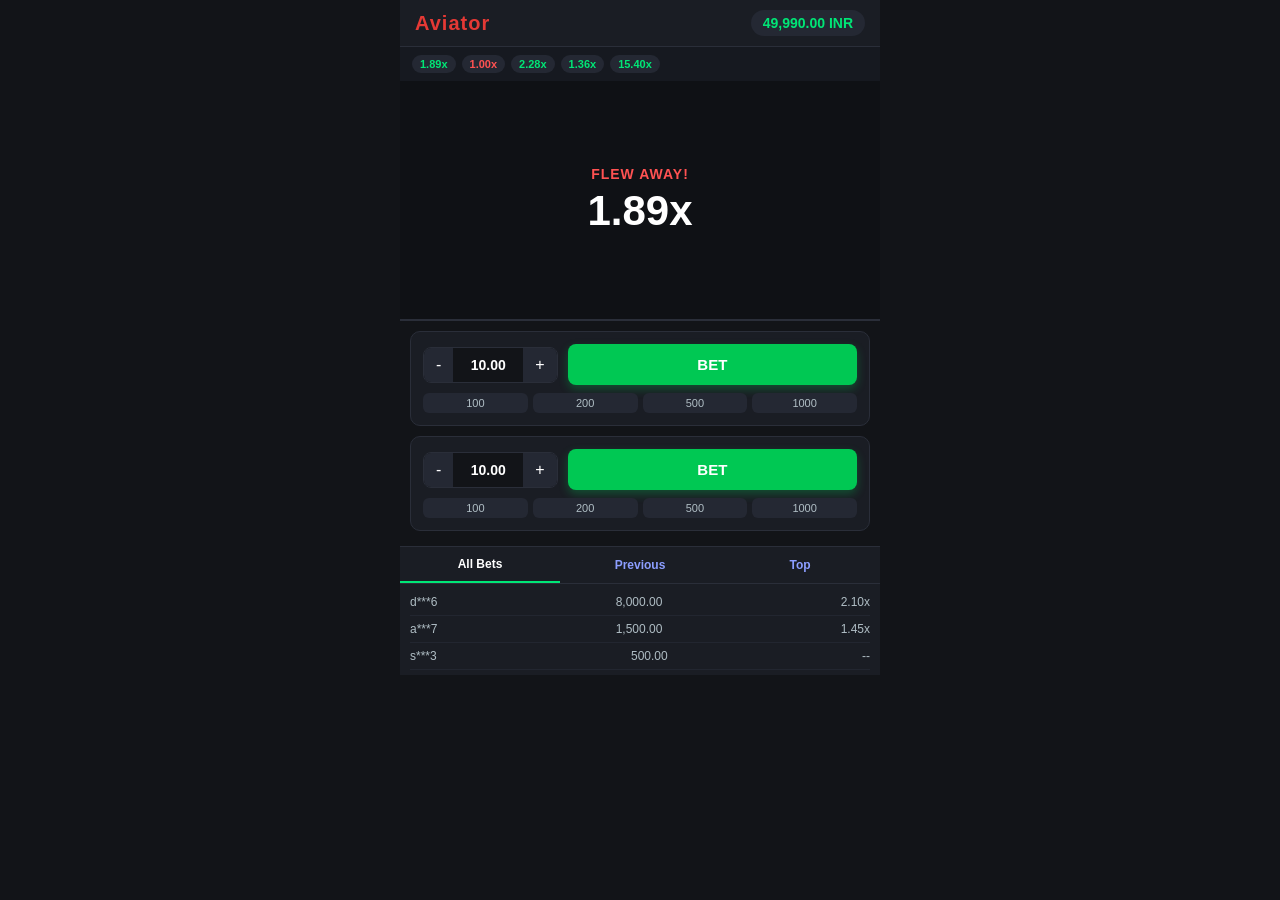
<file: templates/index.html>
<!DOCTYPE html>
<html lang="en">
<head>
    <meta charset="UTF-8">
    <meta name="viewport" content="width=device-width, initial-scale=1.0">
    <title>Aviator - Play 100% Free!</title>
    <style>
        * {
            box-sizing: border-box;
            margin: 0;
            padding: 0;
            font-family: 'Segoe UI', Tahoma, Geneva, Verdana, sans-serif;
        }
        body {
            background-color: #121418;
            color: #fff;
            display: flex;
            flex-direction: column;
            align-items: center;
            min-height: 100vh;
        }
        /* Top Navigation */
        .navbar {
            width: 100%;
            max-width: 480px;
            background: #1a1d24;
            display: flex;
            justify-content: space-between;
            align-items: center;
            padding: 10px 15px;
            border-bottom: 1px solid #2a2e39;
        }
        .logo {
            color: #e53935;
            font-weight: bold;
            font-size: 20px;
            letter-spacing: 1px;
        }
        .balance-box {
            background: #242833;
            padding: 5px 12px;
            border-radius: 20px;
            font-size: 14px;
            color: #00e676;
            font-weight: 600;
        }

        /* Multiplier History Bar */
        .history-bar {
            width: 100%;
            max-width: 480px;
            display: flex;
            gap: 6px;
            padding: 8px 12px;
            background: #161920;
            overflow-x: auto;
            white-space: nowrap;
        }
        .history-pill {
            background: #242833;
            padding: 3px 8px;
            border-radius: 12px;
            font-size: 11px;
            font-weight: bold;
            color: #00e676;
        }
        .history-pill.red { color: #ff5252; }

        /* Main Game Screen */
        .game-container {
            width: 100%;
            max-width: 480px;
            background: #0f1115;
            height: 240px;
            position: relative;
            display: flex;
            flex-direction: column;
            justify-content: center;
            align-items: center;
            overflow: hidden;
            border-bottom: 2px solid #2a2e39;
        }
        .multiplier-display {
            font-size: 42px;
            font-weight: 900;
            color: #fff;
            z-index: 2;
        }
        .status-text {
            font-size: 14px;
            color: #ff5252;
            font-weight: bold;
            margin-bottom: 5px;
            letter-spacing: 1px;
        }

        /* Betting Panels Container */
        .betting-section {
            width: 100%;
            max-width: 480px;
            padding: 10px;
            display: flex;
            flex-direction: column;
            gap: 10px;
            background: #121418;
        }

        /* Single Bet Panel */
        .bet-panel {
            background: #1a1d24;
            border: 1px solid #2a2e39;
            border-radius: 10px;
            padding: 12px;
            display: flex;
            flex-direction: column;
            gap: 8px;
        }
        .bet-controls-row {
            display: flex;
            justify-content: space-between;
            align-items: center;
        }
        .amount-control {
            display: flex;
            background: #121418;
            border-radius: 8px;
            border: 1px solid #2a2e39;
            align-items: center;
            overflow: hidden;
        }
        .amount-btn {
            background: #242833;
            color: #fff;
            border: none;
            padding: 8px 12px;
            font-size: 16px;
            cursor: pointer;
        }
        .amount-input {
            width: 70px;
            background: transparent;
            border: none;
            color: #fff;
            text-align: center;
            font-size: 14px;
            font-weight: bold;
            outline: none;
        }
        .action-btn {
            flex: 1;
            margin-left: 10px;
            background: #00c853;
            color: #fff;
            border: none;
            padding: 12px;
            border-radius: 8px;
            font-weight: bold;
            font-size: 15px;
            cursor: pointer;
            text-align: center;
            box-shadow: 0 4px 10px rgba(0, 200, 83, 0.3);
        }
        .action-btn.cancel {
            background: #ff5252;
            box-shadow: 0 4px 10px rgba(255, 82, 82, 0.3);
        }
        .quick-presets {
            display: flex;
            gap: 5px;
        }
        .preset-pill {
            background: #242833;
            border: none;
            color: #b0bec5;
            padding: 4px 8px;
            border-radius: 6px;
            font-size: 11px;
            cursor: pointer;
            flex: 1;
            text-align: center;
        }

        /* Live Bets / Stats Tabs */
        .stats-section {
            width: 100%;
            max-width: 480px;
            background: #1a1d24;
            border-top: 1px solid #2a2e39;
            margin-top: 5px;
        }
        .tabs {
            display: flex;
            border-bottom: 1px solid #2a2e39;
        }
        .tab {
            flex: 1;
            padding: 10px;
            text-align: center;
            font-size: 12px;
            color: #8c9eff;
            background: none;
            border: none;
            cursor: pointer;
            font-weight: bold;
        }
        .tab.active {
            border-bottom: 2px solid #00e676;
            color: #fff;
        }
        .bets-list {
            max-height: 150px;
            overflow-y: auto;
            padding: 5px 10px;
        }
        .bet-row {
            display: flex;
            justify-content: space-between;
            font-size: 12px;
            padding: 6px 0;
            border-bottom: 1px solid #222630;
            color: #b0bec5;
        }
    </style>
</head>
<body>

    <!-- Top Navbar -->
    <div class="navbar">
        <div class="logo">Aviator</div>
        <div class="balance-box" id="userBalance">49,990.00 INR</div>
    </div>

    <!-- History Multipliers Bar -->
    <div class="history-bar">
        <span class="history-pill">1.89x</span>
        <span class="history-pill red">1.00x</span>
        <span class="history-pill">2.28x</span>
        <span class="history-pill">1.36x</span>
        <span class="history-pill">15.40x</span>
    </div>

    <!-- Game Screen / Multiplier Area -->
    <div class="game-container">
        <div class="status-text" id="gameStatus">FLEW AWAY!</div>
        <div class="multiplier-display" id="multiplier">1.89x</div>
    </div>

    <!-- Double Betting Panels Section -->
    <div class="betting-section">
        
        <!-- Panel 1 -->
        <div class="bet-panel">
            <div class="bet-controls-row">
                <div class="amount-control">
                    <button class="amount-btn" onclick="adjustBet(1, -10)">-</button>
                    <input type="text" id="betInput1" class="amount-input" value="10.00">
                    <button class="amount-btn" onclick="adjustBet(1, 10)">+</button>
                </div>
                <button class="action-btn" id="betBtn1" onclick="toggleBet(1)">BET</button>
            </div>
            <div class="quick-presets">
                <button class="preset-pill" onclick="setPreset(1, 100)">100</button>
                <button class="preset-pill" onclick="setPreset(1, 200)">200</button>
                <button class="preset-pill" onclick="setPreset(1, 500)">500</button>
                <button class="preset-pill" onclick="setPreset(1, 1000)">1000</button>
            </div>
        </div>

        <!-- Panel 2 -->
        <div class="bet-panel">
            <div class="bet-controls-row">
                <div class="amount-control">
                    <button class="amount-btn" onclick="adjustBet(2, -10)">-</button>
                    <input type="text" id="betInput2" class="amount-input" value="10.00">
                    <button class="amount-btn" onclick="adjustBet(2, 10)">+</button>
                </div>
                <button class="action-btn" id="betBtn2" onclick="toggleBet(2)">BET</button>
            </div>
            <div class="quick-presets">
                <button class="preset-pill" onclick="setPreset(2, 100)">100</button>
                <button class="preset-pill" onclick="setPreset(2, 200)">200</button>
                <button class="preset-pill" onclick="setPreset(2, 500)">500</button>
                <button class="preset-pill" onclick="setPreset(2, 1000)">1000</button>
            </div>
        </div>

    </div>

    <!-- Live Stats & Bets -->
    <div class="stats-section">
        <div class="tabs">
            <button class="tab active">All Bets</button>
            <button class="tab">Previous</button>
            <button class="tab">Top</button>
        </div>
        <div class="bets-list" id="liveBetsList">
            <div class="bet-row"><span>d***6</span><span>8,000.00</span><span>2.10x</span></div>
            <div class="bet-row"><span>a***7</span><span>1,500.00</span><span>1.45x</span></div>
            <div class="bet-row"><span>s***3</span><span>500.00</span><span>--</span></div>
        </div>
    </div>

    <script>
        function adjustBet(panelNum, amount) {
            const input = document.getElementById(`betInput${panelNum}`);
            let val = parseFloat(input.value) + amount;
            if (val < 10) val = 10;
            input.value = val.toFixed(2);
        }

        function setPreset(panelNum, amount) {
            document.getElementById(`betInput${panelNum}`).value = amount.toFixed(2);
        }

        function toggleBet(panelNum) {
            const btn = document.getElementById(`betBtn${panelNum}`);
            if (btn.innerText === "BET") {
                btn.innerText = "CANCEL";
                btn.classList.add("cancel");
            } else {
                btn.innerText = "BET";
                btn.classList.remove("cancel");
            }
        }
    </script>
</body>
</html>
</file>
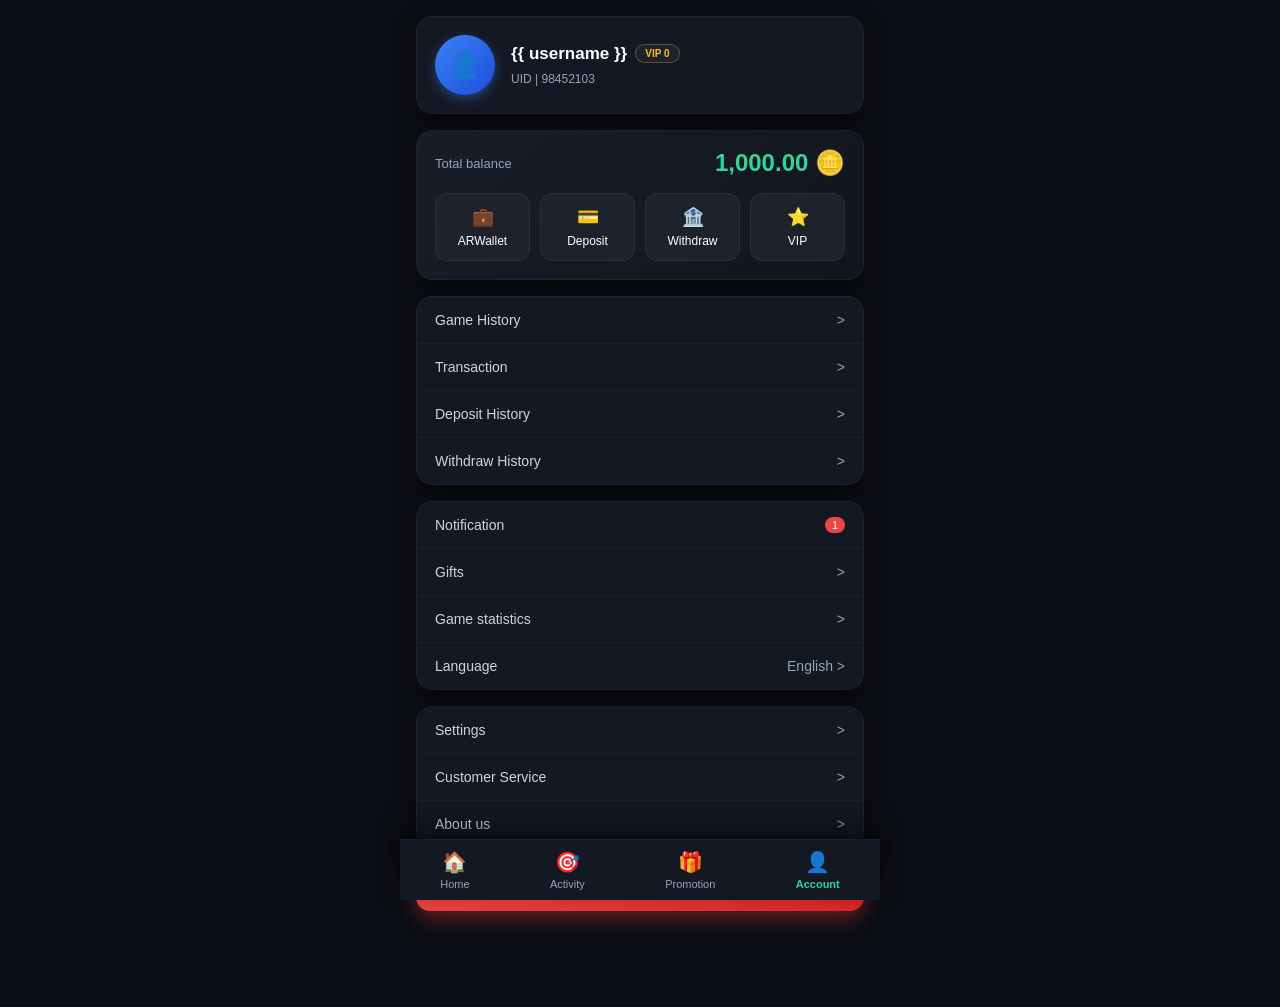
<file: templates/account.html>
<!DOCTYPE html>
<html lang="en">
<head>
    <meta charset="UTF-8">
    <meta name="viewport" content="width=device-width, initial-scale=1.0">
    <title>Account - fm4bat</title>
    <style>
        * { box-sizing: border-box; margin: 0; padding: 0; }
        body { 
            background: #0b0e14; 
            color: #ffffff; 
            font-family: 'Segoe UI', Tahoma, Geneva, Verdana, sans-serif; 
            min-height: 100vh;
            display: flex;
            flex-direction: column;
            align-items: center;
        }
        .main-content { 
            width: 100%;
            max-width: 480px;
            padding: 16px; 
            margin-bottom: 80px;
        }
        .account-header-card {
            background: #141822;
            border: 1px solid #1e222d;
            border-radius: 16px;
            padding: 18px;
            display: flex;
            align-items: center;
            gap: 16px;
            margin-bottom: 16px;
            box-shadow: 0 10px 25px rgba(0,0,0,0.5);
        }
        .account-avatar {
            width: 60px; height: 60px; background: linear-gradient(135deg, #3b82f6, #1d4ed8); border-radius: 50%;
            display: flex; align-items: center; justify-content: center; font-size: 26px; font-weight: bold; color: #fff;
            box-shadow: 0 4px 12px rgba(59,130,246,0.4);
        }
        .account-meta h3 { font-size: 17px; color: #fff; margin-bottom: 5px; display: flex; align-items: center; gap: 8px; }
        .vip-badge { background: #1e222d; color: #fbbf24; font-size: 10px; padding: 3px 9px; border-radius: 12px; font-weight: bold; border: 1px solid rgba(251,191,36,0.3); }
        .uid-text { font-size: 12px; color: #94a3b8; }

        .wallet-card {
            background: linear-gradient(135deg, #181d28, #11151d);
            border: 1px solid #1e222d;
            border-radius: 16px;
            padding: 18px;
            margin-bottom: 16px;
            box-shadow: 0 10px 25px rgba(0,0,0,0.5);
        }
        .wallet-top { display: flex; justify-content: space-between; align-items: center; margin-bottom: 16px; }
        .wallet-top span { font-size: 13px; color: #94a3b8; }
        .wallet-top h2 { font-size: 24px; color: #34d399; font-weight: bold; }
        .wallet-actions { display: grid; grid-template-columns: repeat(4, 1fr); gap: 10px; text-align: center; }
        .wallet-action-btn { background: #1e222d; border: 1px solid #2a2f40; border-radius: 12px; padding: 12px 6px; color: #fff; font-size: 12px; display: flex; flex-direction: column; align-items: center; gap: 6px; cursor: pointer; transition: background 0.2s; }
        .wallet-action-btn:hover { background: #2a2f40; }
        .wallet-action-btn span { font-size: 18px; }

        .menu-group {
            background: #141822; border: 1px solid #1e222d; border-radius: 16px; overflow: hidden; margin-bottom: 16px;
            box-shadow: 0 10px 25px rgba(0,0,0,0.5);
        }
        .menu-item {
            padding: 15px 18px; display: flex; justify-content: space-between; align-items: center;
            border-bottom: 1px solid #1a1f2c; color: #cbd5e1; font-size: 14px; text-decoration: none; cursor: pointer;
            transition: background 0.2s;
        }
        .menu-item:hover { background: rgba(255,255,255,0.02); }
        .menu-item:last-child { border-bottom: none; }
        .menu-item span { color: #94a3b8; }
        
        .btn-logout { background: linear-gradient(135deg, #ef4444, #dc2626); color: white; border: none; padding: 15px; border-radius: 14px; font-weight: bold; text-decoration: none; font-size: 15px; display: block; text-align: center; width: 100%; box-shadow: 0 6px 20px rgba(239,68,68,0.4); text-transform: uppercase; letter-spacing: 0.5px; }

        /* Bottom Navigation Bar */
        .bottom-nav {
            position: fixed; bottom: 0; width: 100%; max-width: 480px;
            background: #141822; border-top: 1px solid #1e222d; display: flex; justify-content: space-around; padding: 10px 0; z-index: 100;
            box-shadow: 0 -10px 25px rgba(0,0,0,0.5);
        }
        .nav-item {
            display: flex; flex-direction: column; align-items: center; color: #94a3b8;
            text-decoration: none; font-size: 11px; gap: 4px; cursor: pointer; background: none; border: none;
        }
        .nav-item.active { color: #34d399; font-weight: bold; }
        .nav-icon { font-size: 20px; }
    </style>
</head>
<body>

    <main class="main-content">
        <!-- Profile Top Box with Real Username -->
        <div class="account-header-card">
            <div class="account-avatar">👤</div>
            <div class="account-meta">
                <h3>{{ username }} <span class="vip-badge">VIP 0</span></h3>
                <span class="uid-text">UID | 98452103</span>
            </div>
        </div>

        <!-- Wallet Card -->
        <div class="wallet-card">
            <div class="wallet-top">
                <span>Total balance</span>
                <h2>1,000.00 🪙</h2>
            </div>
            <div class="wallet-actions">
                <div class="wallet-action-btn" onclick="alert('ARWallet is Coming Soon!')"><span>💼</span> ARWallet</div>
                <div class="wallet-action-btn" onclick="alert('Deposit is Coming Soon!')"><span>💳</span> Deposit</div>
                <div class="wallet-action-btn" onclick="alert('Withdraw is Coming Soon!')"><span>🏦</span> Withdraw</div>
                <div class="wallet-action-btn" onclick="alert('VIP features are Coming Soon!')"><span>⭐</span> VIP</div>
            </div>
        </div>

        <!-- Menu Lists -->
        <div class="menu-group">
            <div class="menu-item" onclick="alert('Game History is Coming Soon!')">Game History <span>&gt;</span></div>
            <div class="menu-item" onclick="alert('Transaction History is Coming Soon!')">Transaction <span>&gt;</span></div>
            <div class="menu-item" onclick="alert('Deposit History is Coming Soon!')">Deposit History <span>&gt;</span></div>
            <div class="menu-item" onclick="alert('Withdraw History is Coming Soon!')">Withdraw History <span>&gt;</span></div>
        </div>

        <div class="menu-group">
            <div class="menu-item" onclick="alert('Notifications coming soon!')">Notification <span style="background: #ef4444; color: #fff; padding: 2px 7px; border-radius: 10px; font-size: 11px;">1</span></div>
            <div class="menu-item" onclick="alert('Gifts feature is Coming Soon!')">Gifts <span>&gt;</span></div>
            <div class="menu-item" onclick="alert('Game statistics coming soon!')">Game statistics <span>&gt;</span></div>
            <div class="menu-item" onclick="alert('Language settings coming soon!')">Language <span>English &gt;</span></div>
        </div>

        <div class="menu-group">
            <div class="menu-item" onclick="alert('Settings coming soon!')">Settings <span>&gt;</span></div>
            <div class="menu-item" onclick="alert('Customer Service coming soon!')">Customer Service <span>&gt;</span></div>
            <div class="menu-item" onclick="alert('About us coming soon!')">About us <span>&gt;</span></div>
        </div>

        <a href="/logout" class="btn-logout">Log out</a>
    </main>

    <!-- Bottom Navigation Bar -->
    <nav class="bottom-nav">
        <a href="/dashboard" class="nav-item">
            <span class="nav-icon">🏠</span>
            <span>Home</span>
        </a>
        <button class="nav-item" onclick="alert('Activity is Coming Soon!')">
            <span class="nav-icon">🎯</span>
            <span>Activity</span>
        </button>
        <button class="nav-item" onclick="alert('Promotion is Coming Soon!')">
            <span class="nav-icon">🎁</span>
            <span>Promotion</span>
        </button>
        <a href="/account" class="nav-item active">
            <span class="nav-icon">👤</span>
            <span>Account</span>
        </a>
    </nav>

</body>
</html>
</file>
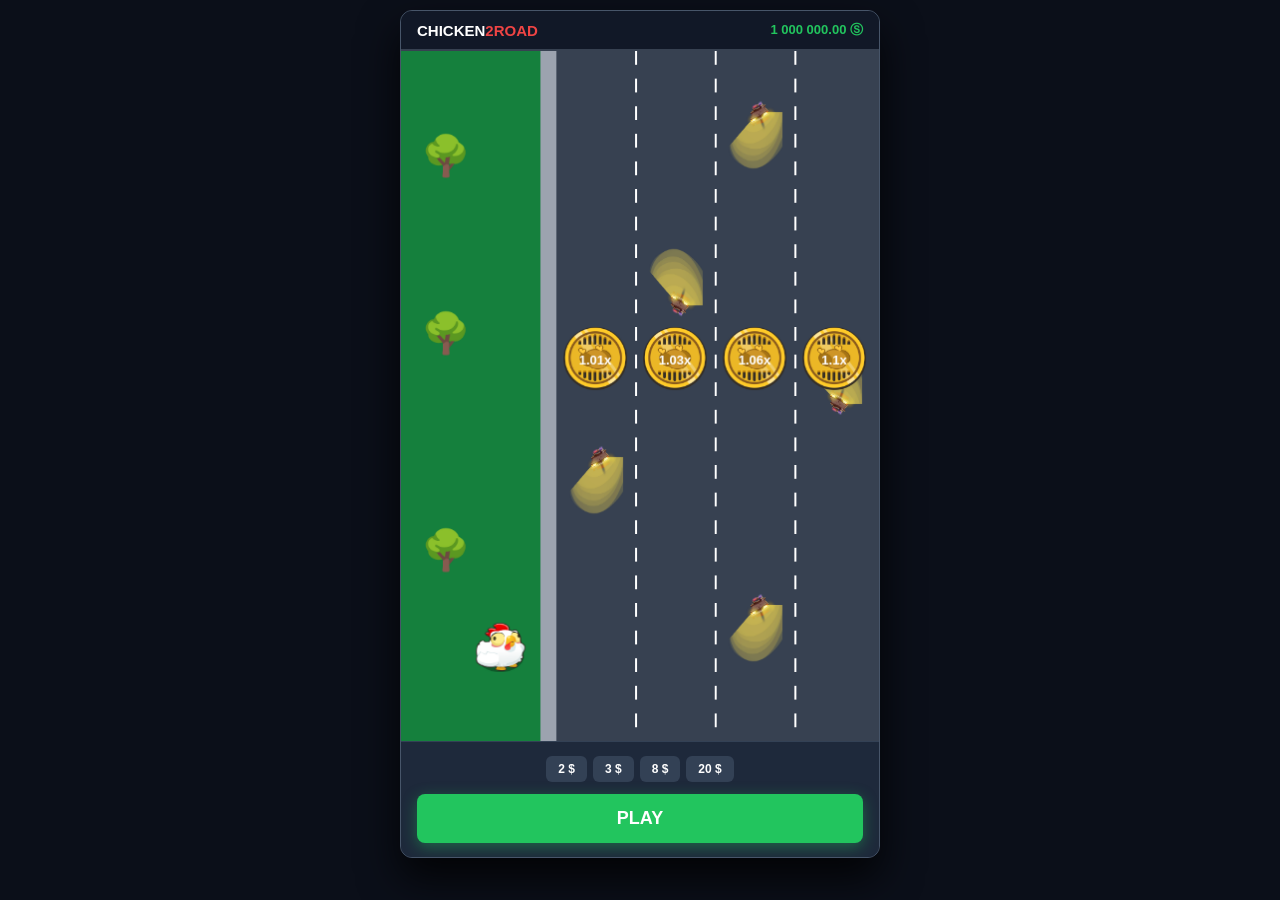
<file: templates/chicken.html>
<!DOCTYPE html>
<html lang="en">
<head>
    <meta charset="UTF-8">
    <meta name="viewport" content="width=device-width, initial-scale=1.0">
    <title>Chicken Road 2 - Fm4bat</title>
    <style>
        * { box-sizing: border-box; }
        body {
            background-color: #0b0f19;
            color: #ffffff;
            font-family: 'Segoe UI', Tahoma, Geneva, Verdana, sans-serif;
            margin: 0;
            padding: 10px;
            display: flex;
            flex-direction: column;
            align-items: center;
            justify-content: flex-start;
            min-height: 100vh;
        }
        .game-wrapper {
            width: 100%;
            max-width: 480px;
            background: #1e293b;
            border-radius: 12px;
            box-shadow: 0 20px 40px rgba(0,0,0,0.8);
            overflow: hidden;
            border: 1px solid #475569;
        }
        .top-bar {
            display: flex;
            justify-content: space-between;
            align-items: center;
            background: #111827;
            padding: 10px 16px;
            border-bottom: 2px solid #374151;
            font-size: 13px;
        }
        .logo-main { color: #ffffff; font-weight: 900; font-size: 15px; }
        .logo-sub { color: #ef4444; font-weight: 900; font-size: 15px; }
        .balance-pill { color: #22c55e; font-weight: bold; font-size: 13px; }
        .canvas-area {
            position: relative;
            width: 100%;
            background: #374151;
            aspect-ratio: 9 / 13;
        }
        canvas {
            display: block;
            width: 100%;
            height: 100%;
        }
        .control-panel {
            background: #1e293b;
            padding: 14px 16px;
            display: flex;
            flex-direction: column;
            gap: 12px;
            border-top: 1px solid #334155;
        }
        .bet-presets { display: flex; gap: 8px; align-items: center; justify-content: center; }
        .quick-bet-chips { display: flex; gap: 6px; }
        .chip-btn { background: #334155; color: white; border: none; padding: 6px 12px; border-radius: 6px; font-weight: bold; cursor: pointer; font-size: 12px; }
        .action-bar { display: flex; width: 100%; }
        .play-main-btn {
            width: 100%;
            background: #22c55e;
            color: #ffffff;
            border: none;
            padding: 14px;
            font-size: 18px;
            font-weight: 900;
            border-radius: 8px;
            cursor: pointer;
            text-align: center;
            box-shadow: 0 4px 15px rgba(34, 197, 94, 0.4);
        }
        .playing-btns-group { display: flex; width: 100%; gap: 10px; }
        .cashout-action-btn { flex: 2; background: #eab308; color: #000; border: none; padding: 14px; font-size: 15px; font-weight: 900; border-radius: 8px; cursor: pointer; text-align: center; }
        .go-action-btn { flex: 1; background: #22c55e; color: #fff; border: none; padding: 14px; font-size: 18px; font-weight: 900; border-radius: 8px; cursor: pointer; text-align: center; }
    </style>
</head>
<body>

    <div class="game-wrapper">
        <div class="top-bar">
            <div class="logo-area">
                <span class="logo-main">CHICKEN</span><span class="logo-sub">2ROAD</span>
            </div>
            <div class="balance-pill" id="balanceDisplay">1 000 000.00 Ⓢ</div>
        </div>

        <div class="canvas-area">
            <canvas id="gameCanvas" width="480" height="700"></canvas>
        </div>

        <div class="control-panel">
            <div class="bet-presets">
                <div class="quick-bet-chips">
                    <button class="chip-btn" onclick="setBetVal(2)">2 $</button>
                    <button class="chip-btn" onclick="setBetVal(3)">3 $</button>
                    <button class="chip-btn" onclick="setBetVal(8)">8 $</button>
                    <button class="chip-btn" onclick="setBetVal(20)">20 $</button>
                </div>
            </div>

            <div class="action-bar">
                <button id="playBtn" class="play-main-btn" onclick="startPlay()">PLAY</button>
                <div id="playingActionBtns" class="playing-btns-group" style="display: none;">
                    <button id="cashoutBtn" class="cashout-action-btn" onclick="cashOutGame()">COLLECT TOKENS (<span id="cashoutAmt">0.0</span>)</button>
                    <button id="goBtn" class="go-action-btn" onclick="goNextLane()">GO</button>
                </div>
            </div>
        </div>
    </div>

    <script>
        const canvas = document.getElementById('gameCanvas');
        const ctx = canvas.getContext('2d');

        let balance = 1000000.00;
        let gameState = 'IDLE'; 
        let currentLaneIdx = 0; // 0 to 4 lanes
        let betAmount = 3.00;
        let lastTime = 0;

        // Exact Assets from your folder
        const imgBg = new Image(); imgBg.src = '/static/images/BG Chicken Road 2.png';
        const imgChicken = new Image(); imgChicken.src = '/static/images/chicken.png';
        const imgRip = new Image(); imgRip.src = '/static/images/cheken_rip.png';
        const imgBarrier = new Image(); imgBarrier.src = '/static/images/barrier (1).png';
        const imgHatch = new Image(); imgHatch.src = '/static/images/hatch.png';
        const imgCar = new Image(); imgCar.src = '/static/images/car.png';

        const multipliers = [1.01, 1.03, 1.06, 1.10, 1.15, 1.19, 1.24, 1.30, 1.35, 1.42];

        // 5 Road Lanes (X positions exactly matching reference video layout)
        const lanes = [
            { x: 195, dir: 1, speed: 180, cars: [{y: -100}, {y: 400}] },
            { x: 275, dir: -1, speed: 210, cars: [{y: 200}, {y: 700}] },
            { x: 355, dir: 1, speed: 190, cars: [{y: 50}, {y: 550}] },
            { x: 435, dir: -1, speed: 230, cars: [{y: 300}, {y: 800}] }
        ];

        let chicken = { x: 75, y: 580 };

        function setBetVal(val) {
            if (gameState === 'PLAYING') return;
            betAmount = val;
        }

        function startPlay() {
            if (balance < betAmount) {
                alert("Balance exhausted!");
                return;
            }
            balance -= betAmount;
            document.getElementById('balanceDisplay').innerText = `${balance.toFixed(2)} Ⓢ`;
            gameState = 'PLAYING';
            currentLaneIdx = 0;
            chicken.x = 75;
            chicken.y = 580;

            // Reset car positions
            lanes.forEach(l => {
                l.cars[0].y = -150 - Math.random() * 100;
                l.cars[1].y = 500 + Math.random() * 100;
            });

            document.getElementById('playBtn').style.display = 'none';
            document.getElementById('playingActionBtns').style.display = 'flex';
            updateCashoutDisplay();
        }

        function goNextLane() {
            if (gameState === 'PLAYING' && currentLaneIdx < lanes.length) {
                // Check if car is currently hitting the chicken's target lane
                let targetLane = lanes[currentLaneIdx];
                let hit = false;
                targetLane.cars.forEach(car => {
                    if (Math.abs(chicken.y - car.y) < 45) hit = true;
                });

                if (hit || Math.random() < 0.05) {
                    gameState = 'GAMEOVER';
                    endGame("CRASHED! PLAY AGAIN", "#ef4444");
                    return;
                }

                currentLaneIdx++;
                chicken.x = targetLane.x - 40; // Move chicken to next lane safe spot

                if (currentLaneIdx >= lanes.length) {
                    gameState = 'WON';
                    let mult = multipliers[lanes.length - 1];
                    let winAmt = betAmount * mult;
                    balance += winAmt;
                    document.getElementById('balanceDisplay').innerText = `${balance.toFixed(2)} Ⓢ`;
                    endGame(`WON ₹${winAmt.toFixed(2)}! PLAY AGAIN`, "#22c55e");
                } else {
                    updateCashoutDisplay();
                }
            }
        }

        function cashOutGame() {
            if (gameState === 'PLAYING' && currentLaneIdx > 0) {
                let mult = multipliers[currentLaneIdx - 1];
                let winAmt = betAmount * mult;
                balance += winAmt;
                document.getElementById('balanceDisplay').innerText = `${balance.toFixed(2)} Ⓢ`;
                gameState = 'WON';
                endGame(`COLLECTED ₹${winAmt.toFixed(2)}! PLAY AGAIN`, "#22c55e");
            }
        }

        function updateCashoutDisplay() {
            let mult = multipliers[Math.min(currentLaneIdx, multipliers.length - 1)];
            let amt = betAmount * mult;
            document.getElementById('cashoutAmt').innerText = amt.toFixed(2);
        }

        function endGame(text, bgColor) {
            document.getElementById('playingActionBtns').style.display = 'none';
            let playBtn = document.getElementById('playBtn');
            playBtn.style.display = 'block';
            playBtn.innerText = text;
            playBtn.style.background = bgColor;
        }

        function update(deltaTime) {
            if (gameState !== 'PLAYING') return;

            lanes.forEach((lane, index) => {
                lane.cars.forEach(car => {
                    car.y += lane.speed * lane.dir * deltaTime;

                    if (car.y > canvas.height + 100) car.y = -150;
                    if (car.y < -150) car.y = canvas.height + 100;

                    // Real-time collision detection
                    if (gameState === 'PLAYING' && currentLaneIdx === index) {
                        let chickenBox = { x: chicken.x, y: chicken.y, w: 45, h: 45 };
                        let carBox = { x: lane.x - 28, y: car.y, w: 56, h: 70 };

                        if (
                            chickenBox.x < carBox.x + carBox.w &&
                            chickenBox.x + chickenBox.w > carBox.x &&
                            chickenBox.y < carBox.y + carBox.h &&
                            chickenBox.y + chickenBox.h > carBox.y
                        ) {
                            gameState = 'GAMEOVER';
                            endGame("CRASHED! PLAY AGAIN", "#ef4444");
                        }
                    }
                });
            });
        }

        function draw() {
            ctx.clearRect(0, 0, canvas.width, canvas.height);

            // 1. Static Left Sidewalk & Grass Area (Exact reference layout)
            ctx.fillStyle = '#15803d';
            ctx.fillRect(0, 0, 140, canvas.height);
            ctx.fillStyle = '#9ca3af';
            ctx.fillRect(140, 0, 16, canvas.height);

            ctx.font = '40px Arial';
            ctx.fillText('🌳', 45, 120);
            ctx.fillText('🌳', 45, 300);
            ctx.fillText('🌳', 45, 520);

            // 2. Road Area Background
            ctx.fillStyle = '#374151';
            ctx.fillRect(156, 0, canvas.width - 156, canvas.height);

            // Lane Divider Dashes
            ctx.strokeStyle = '#ffffff';
            ctx.lineWidth = 2;
            ctx.setLineDash([14, 14]);
            for (let i = 0; i < 3; i++) {
                let dashX = 236 + (i * 80);
                ctx.beginPath();
                ctx.moveTo(dashX, 0);
                ctx.lineTo(dashX, canvas.height);
                ctx.stroke();
            }
            ctx.setLineDash([]);

            // 3. Draw Barriers behind chicken on crossed lanes
            for (let i = 0; i < currentLaneIdx; i++) {
                let lane = lanes[i];
                if (imgBarrier.complete) {
                    ctx.drawImage(imgBarrier, lane.x - 30, chicken.y - 10, 60, 32);
                }
            }

            // 4. Draw Cars (Strictly inside road lanes)
            lanes.forEach((lane, index) => {
                lane.cars.forEach(car => {
                    if (imgCar.complete) {
                        ctx.save();
                        ctx.translate(lane.x, car.y + 35);
                        if (lane.dir === -1) ctx.scale(1, -1);
                        ctx.drawImage(imgCar, -28, -35, 56, 70);
                        ctx.restore();
                    }
                });
            });

            // 5. Draw Multiplier Hatches (Manholes) for each lane
            lanes.forEach((lane, index) => {
                if (imgHatch.complete) {
                    ctx.drawImage(imgHatch, lane.x - 32, 280, 64, 64);
                }
                ctx.fillStyle = '#ffffff';
                ctx.font = 'bold 13px Arial';
                ctx.textAlign = 'center';
                ctx.fillText(`${multipliers[index]}x`, lane.x, 318);
            });

            // 6. Draw Chicken (or RIP chicken on crash)
            if (gameState === 'GAMEOVER') {
                if (imgRip.complete) {
                    ctx.drawImage(imgRip, chicken.x, chicken.y, 50, 50);
                }
            } else {
                if (imgChicken.complete) {
                    ctx.drawImage(imgChicken, chicken.x, chicken.y, 50, 50);
                }
            }
        }

        function gameLoop(timestamp) {
            if (!lastTime) lastTime = timestamp;
            let deltaTime = (timestamp - lastTime) / 1000;
            if (deltaTime > 0.1) deltaTime = 0.1;
            lastTime = timestamp;

            update(deltaTime);
            draw();
            requestAnimationFrame(gameLoop);
        }

        requestAnimationFrame(gameLoop);
    </script>
</body>
</html>
</file>
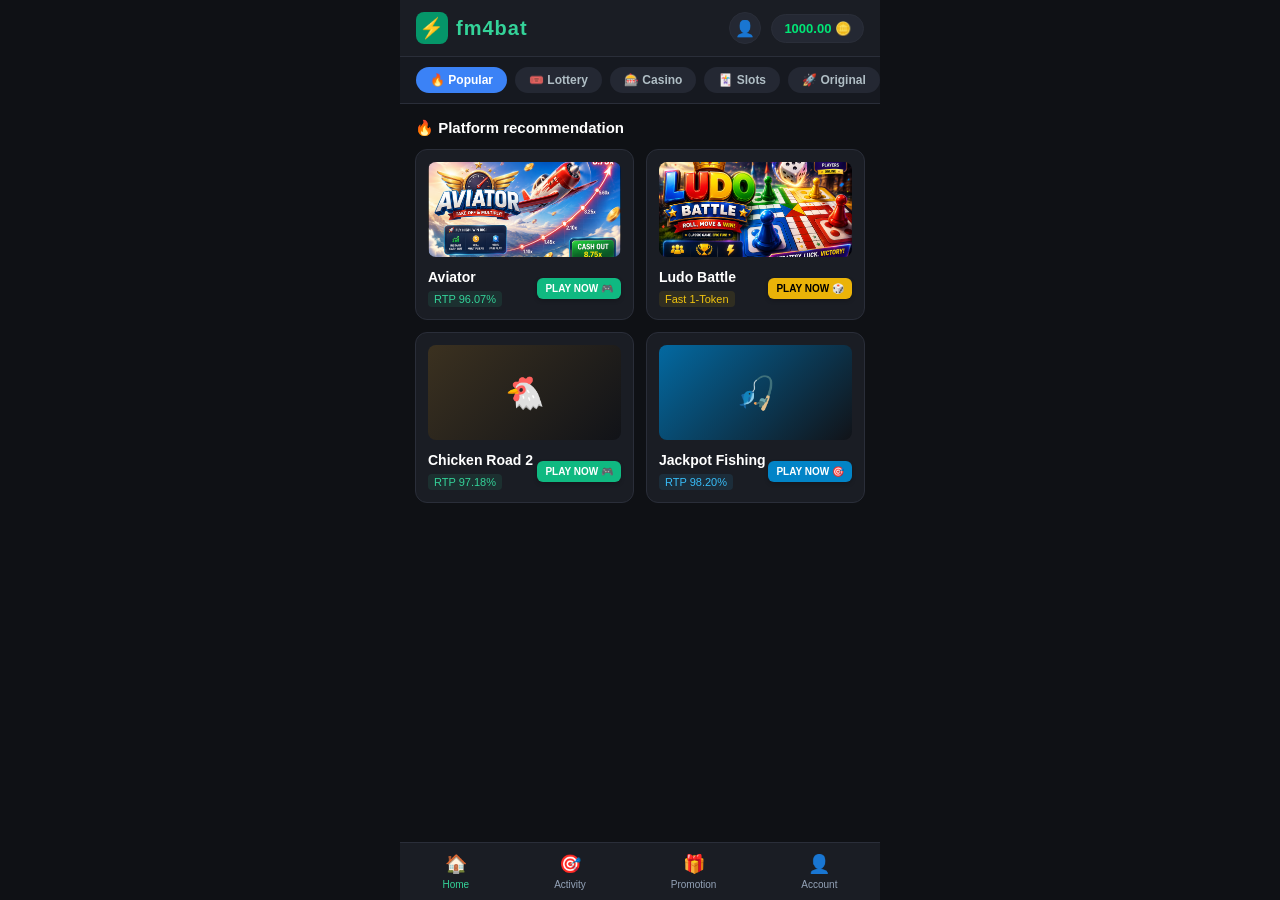
<file: templates/dashboard.html>
<!DOCTYPE html>
<html lang="en">
<head>
    <meta charset="UTF-8">
    <meta name="viewport" content="width=device-width, initial-scale=1.0">
    <title>Dashboard - fm4bat</title>
    <style>
        * { box-sizing: border-box; margin: 0; padding: 0; }
        body { 
            background: #0f1115; 
            color: #ffffff; 
            font-family: 'Segoe UI', Tahoma, Geneva, Verdana, sans-serif; 
            min-height: 100vh;
            display: flex;
            flex-direction: column;
            align-items: center;
        }
        
        .dashboard-header { 
            width: 100%; max-width: 480px; display: flex; justify-content: space-between; align-items: center; 
            padding: 12px 16px; background: #1a1d24; border-bottom: 1px solid #2a2e39; position: sticky; top: 0; z-index: 100;
        }
        .brand { font-size: 20px; font-weight: 800; color: #34d399; display: flex; align-items: center; gap: 8px; letter-spacing: 1px; }
        .brand-logo-icon { background: #059669; color: #fff; width: 32px; height: 32px; display: flex; align-items: center; justify-content: center; border-radius: 8px; font-weight: 900; }

        .user-actions { display: flex; align-items: center; gap: 10px; }
        .profile-icon-btn { background: #242833; border: 1px solid #2a2e39; width: 32px; height: 32px; border-radius: 50%; display: flex; align-items: center; justify-content: center; color: #34d399; text-decoration: none; }
        .balance-badge { background: #242833; padding: 6px 12px; border-radius: 15px; font-size: 13px; font-weight: bold; color: #00e676; border: 1px solid #2a2e39; }

        .category-bar {
            width: 100%; max-width: 480px; display: flex; gap: 8px; padding: 10px 16px; background: #161920; overflow-x: auto; white-space: nowrap; border-bottom: 1px solid #2a2e39;
        }
        .cat-tab { background: #242833; color: #b0bec5; padding: 6px 14px; border-radius: 20px; font-size: 12px; font-weight: bold; border: none; cursor: pointer; }
        .cat-tab.active { background: #3b82f6; color: #fff; }

        .main-content { width: 100%; max-width: 480px; padding: 15px; margin-bottom: 70px; }
        .section-title { font-size: 15px; font-weight: bold; color: #fff; margin-bottom: 12px; display: flex; align-items: center; gap: 6px; }

        .games-grid { display: grid; grid-template-columns: repeat(2, 1fr); gap: 12px; }
        .game-card { 
            background: #1a1d24; border: 1px solid #2a2e39; border-radius: 12px; padding: 12px; text-decoration: none; color: inherit; display: flex; flex-direction: column; position: relative; overflow: hidden; cursor: pointer;
        }
        .game-banner {
            width: 100%; height: 95px; background: #111318; border-radius: 8px; overflow: hidden; margin-bottom: 8px; position: relative;
        }
        .game-banner img {
            width: 100%; height: 100%; object-fit: cover;
        }
        .game-card h3 { font-size: 14px; color: #fff; font-weight: bold; margin-bottom: 4px; }
        .rtp-tag { font-size: 11px; color: #34d399; background: rgba(52, 211, 153, 0.1); padding: 2px 6px; border-radius: 4px; width: fit-content; }
        
        .game-info-row {
            display: flex;
            justify-content: space-between;
            align-items: center;
            margin-top: 4px;
        }
        .play-btn {
            background: #10b981;
            color: #ffffff;
            font-size: 10px;
            font-weight: bold;
            padding: 5px 8px;
            border-radius: 6px;
            text-transform: uppercase;
            box-shadow: 0 2px 4px rgba(0,0,0,0.2);
        }

        .badge-coming { 
            position: absolute; top: 8px; right: 8px; background: rgba(245, 158, 11, 0.2); color: #fbbf24; font-size: 9px; font-weight: bold; padding: 2px 6px; border-radius: 4px; border: 1px solid rgba(245, 158, 11, 0.3); z-index: 2;
        }

        .bottom-nav {
            position: fixed; bottom: 0; width: 100%; max-width: 480px; background: #1a1d24; border-top: 1px solid #2a2e39; display: flex; justify-content: space-around; padding: 10px 0; z-index: 100;
        }
        .nav-item {
            display: flex; flex-direction: column; align-items: center; color: #94a3b8; text-decoration: none; font-size: 10px; gap: 4px; cursor: pointer; background: none; border: none;
        }
        .nav-item.active { color: #34d399; }
        .nav-icon { font-size: 18px; }
    </style>
</head>
<body>

    <header class="dashboard-header">
        <div class="brand">
            <div class="brand-logo-icon">⚡</div>
            <span>fm4bat</span>
        </div>
        <div class="user-actions">
            <a href="/account" class="profile-icon-btn">👤</a>
            <div class="balance-badge">1000.00 🪙</div>
        </div>
    </header>

    <div class="category-bar">
        <button class="cat-tab active" onclick="alert('Category coming soon!')">🔥 Popular</button>
        <button class="cat-tab" onclick="alert('Category coming soon!')">🎟️ Lottery</button>
        <button class="cat-tab" onclick="alert('Category coming soon!')">🎰 Casino</button>
        <button class="cat-tab" onclick="alert('Category coming soon!')">🃏 Slots</button>
        <button class="cat-tab" onclick="alert('Category coming soon!')">🚀 Original</button>
    </div>

    <main class="main-content">
        <div class="section-title">🔥 Platform recommendation</div>
        
        <div class="games-grid">
            <!-- 1. Aviator -->
            <a href="/games/crash" class="game-card">
                <div class="game-banner">
                    <img src="/static/aviator.jpg" alt="Aviator">
                </div>
                <div class="game-info-row">
                    <div>
                        <h3>Aviator</h3>
                        <span class="rtp-tag">RTP 96.07%</span>
                    </div>
                    <span class="play-btn">Play Now 🎮</span>
                </div>
            </a>

            <!-- 2. Ludo Battle -->
            <a href="/games/ludo" class="game-card">
                <div class="game-banner">
                    <img src="/static/ludo.jpg" alt="Ludo Battle">
                </div>
                <div class="game-info-row">
                    <div>
                        <h3>Ludo Battle</h3>
                        <span class="rtp-tag" style="color: #f1c40f; background: rgba(241, 196, 15, 0.1);">Fast 1-Token</span>
                    </div>
                    <span class="play-btn" style="background: #eab308; color: #000;">Play Now 🎲</span>
                </div>
            </a>

            <!-- 3. Chicken Road 2 -->
            <a href="/chicken" class="game-card">
                <div class="game-banner" style="background: linear-gradient(135deg, #3b3120, #111318); display: flex; align-items: center; justify-content: center; font-size: 32px;">🐔</div>
                <div class="game-info-row">
                    <div>
                        <h3>Chicken Road 2</h3>
                        <span class="rtp-tag">RTP 97.18%</span>
                    </div>
                    <span class="play-btn">Play Now 🎮</span>
                </div>
            </a>

            <!-- 4. Jackpot Fishing (NEW ACTIVE LINK) -->
            <a href="/fishing" class="game-card">
                <div class="game-banner" style="background: linear-gradient(135deg, #0369a1, #111318); display: flex; align-items: center; justify-content: center; font-size: 32px;">🎣</div>
                <div class="game-info-row">
                    <div>
                        <h3>Jackpot Fishing</h3>
                        <span class="rtp-tag" style="color: #38bdf8; background: rgba(56, 189, 248, 0.1);">RTP 98.20%</span>
                    </div>
                    <span class="play-btn" style="background: #0284c7;">Play Now 🎯</span>
                </div>
            </a>
        </div>
    </main>

    <nav class="bottom-nav">
        <a href="/dashboard" class="nav-item active">
            <span class="nav-icon">🏠</span>
            <span>Home</span>
        </a>
        <button class="nav-item" onclick="alert('Activity feature is Coming Soon!')">
            <span class="nav-icon">🎯</span>
            <span>Activity</span>
        </button>
        <button class="nav-item" onclick="alert('Promotion feature is Coming Soon!')">
            <span class="nav-icon">🎁</span>
            <span>Promotion</span>
        </button>
        <a href="/account" class="nav-item">
            <span class="nav-icon">👤</span>
            <span>Account</span>
        </a>
    </nav>

</body>
</html>
</file>
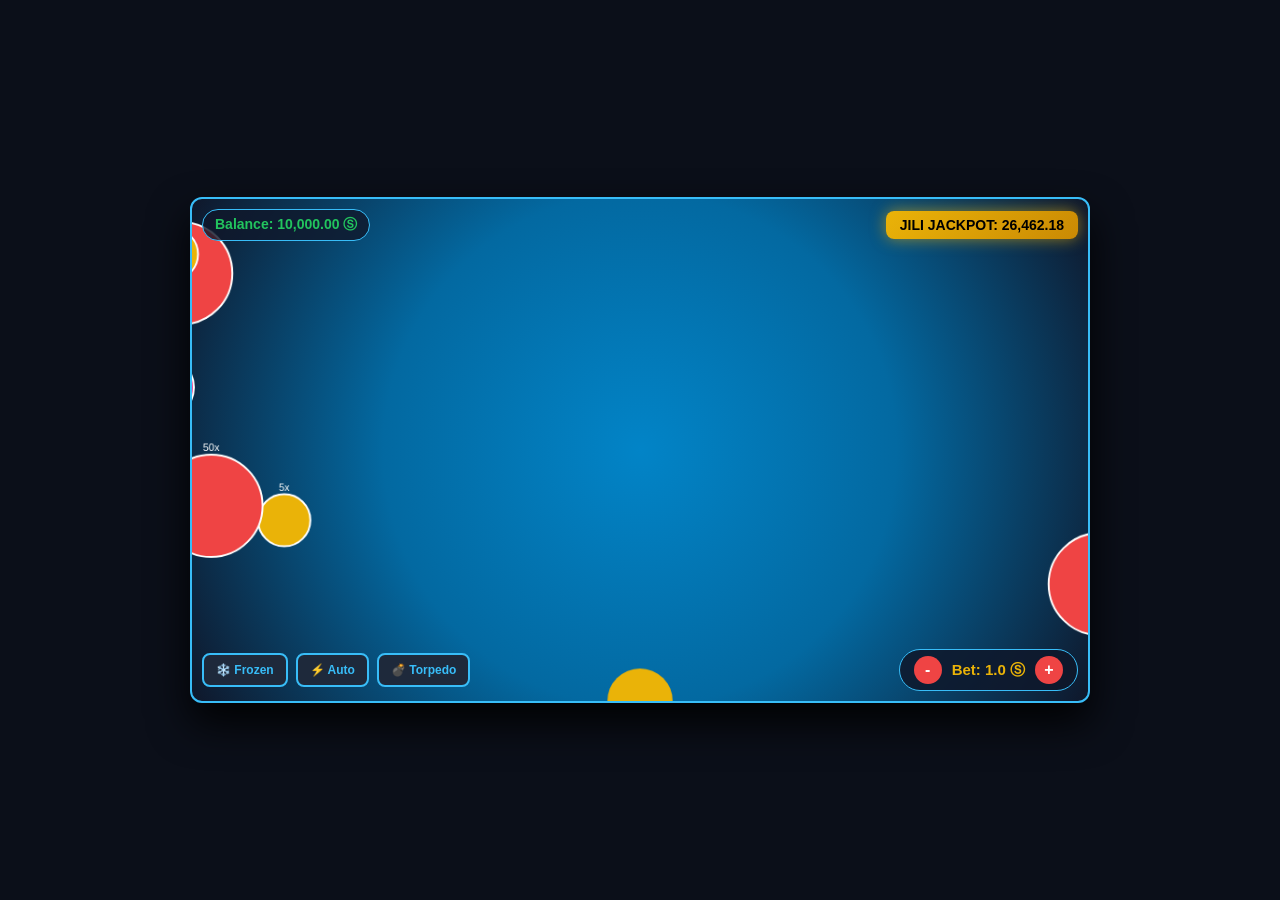
<file: templates/fishing.html>
<!DOCTYPE html>
<html lang="en">
<head>
    <meta charset="UTF-8">
    <meta name="viewport" content="width=device-width, initial-scale=1.0">
    <title>Jackpot Fishing - Fm4bat</title>
    <style>
        * { box-sizing: border-box; user-select: none; }
        body {
            background-color: #0b0f19;
            color: #ffffff;
            font-family: 'Segoe UI', Tahoma, Geneva, Verdana, sans-serif;
            margin: 0;
            padding: 10px;
            display: flex;
            flex-direction: column;
            align-items: center;
            justify-content: center;
            min-height: 100vh;
            overflow: hidden;
        }
        .game-container {
            position: relative;
            width: 100%;
            max-width: 900px;
            aspect-ratio: 16 / 9;
            background: radial-gradient(circle, #0284c7 0%, #0369a1 50%, #0f172a 100%);
            border-radius: 12px;
            box-shadow: 0 20px 40px rgba(0,0,0,0.9);
            overflow: hidden;
            border: 2px solid #38bdf8;
        }
        canvas {
            display: block;
            width: 100%;
            height: 100%;
        }
        .top-ui {
            position: absolute;
            top: 10px;
            left: 10px;
            right: 10px;
            display: flex;
            justify-content: space-between;
            align-items: center;
            pointer-events: none;
        }
        .badge {
            background: rgba(15, 23, 42, 0.8);
            padding: 6px 12px;
            border-radius: 20px;
            font-size: 14px;
            font-weight: bold;
            border: 1px solid #38bdf8;
        }
        .jackpot-box {
            background: linear-gradient(135deg, #eab308, #ca8a04);
            color: #000;
            padding: 6px 14px;
            border-radius: 8px;
            font-weight: 900;
            font-size: 14px;
            box-shadow: 0 0 15px rgba(234, 179, 8, 0.6);
        }
        .bottom-ui {
            position: absolute;
            bottom: 10px;
            left: 10px;
            right: 10px;
            display: flex;
            justify-content: space-between;
            align-items: center;
        }
        .powers-group {
            display: flex;
            gap: 8px;
        }
        .power-btn {
            background: #1e293b;
            color: #38bdf8;
            border: 2px solid #38bdf8;
            padding: 8px 12px;
            border-radius: 8px;
            font-weight: bold;
            cursor: pointer;
            font-size: 12px;
            transition: 0.2s;
        }
        .power-btn:hover { background: #38bdf8; color: #000; }
        .cannon-controls {
            display: flex;
            align-items: center;
            gap: 10px;
            background: rgba(15, 23, 42, 0.85);
            padding: 6px 14px;
            border-radius: 30px;
            border: 1px solid #38bdf8;
        }
        .bet-btn {
            background: #ef4444;
            color: #fff;
            border: none;
            width: 28px;
            height: 28px;
            border-radius: 50%;
            font-weight: bold;
            cursor: pointer;
            font-size: 16px;
        }
        .bet-display {
            font-weight: 900;
            color: #eab308;
            font-size: 15px;
        }
    </style>
</head>
<body>

    <div class="game-container" id="gameBox">
        <div class="top-ui">
            <div class="badge" style="color: #22c55e;">Balance: <span id="balanceDisplay">10,000.00</span> Ⓢ</div>
            <div class="jackpot-box">JILI JACKPOT: <span id="jackpotDisplay">26,462.18</span></div>
        </div>

        <canvas id="fishCanvas" width="960" height="540"></canvas>

        <div class="bottom-ui">
            <div class="powers-group">
                <button class="power-btn" onclick="usePower('frozen')">❄️ Frozen</button>
                <button class="power-btn" onclick="usePower('auto')">⚡ Auto</button>
                <button class="power-btn" onclick="usePower('torpedo')">💣 Torpedo</button>
            </div>
            <div class="cannon-controls">
                <button class="bet-btn" onclick="changeBet(-1)">-</button>
                <span class="bet-display">Bet: <span id="betDisplay">1.0</span> Ⓢ</span>
                <button class="bet-btn" onclick="changeBet(1)">+</button>
            </div>
        </div>
    </div>

    <script>
        const canvas = document.getElementById('fishCanvas');
        const ctx = canvas.getContext('2d');

        let balance = 10000.00;
        let bet = 1.00;
        let jackpot = 26462.18;
        let isFrozen = false;

        let fishes = [];
        let bullets = [];
        let particles = [];

        // Fish types
        const fishTypes = [
            { name: 'Clownfish', radius: 18, speed: 2.2, reward: 2, color: '#f97316' },
            { name: 'Goldfish', radius: 28, speed: 1.5, reward: 5, color: '#eab308' },
            { name: 'Lionfish', radius: 35, speed: 1.2, reward: 10, color: '#ec4899' },
            { name: 'Boss Crab', radius: 55, speed: 0.8, reward: 50, color: '#ef4444' }
        ];

        function initFishes() {
            for (let i = 0; i < 12; i++) {
                spawnFish();
            }
        }

        function spawnFish() {
            let type = fishTypes[Math.floor(Math.random() * fishTypes.length)];
            fishes.push({
                x: Math.random() > 0.5 ? -50 : canvas.width + 50,
                y: Math.random() * (canvas.height - 150) + 50,
                vx: (Math.random() * 2 + 1) * (Math.random() > 0.5 ? 1 : -1),
                vy: (Math.random() - 0.5) * 0.5,
                type: type,
                health: type.reward
            });
        }

        initFishes();

        function changeBet(amount) {
            bet += amount;
            if (bet < 1) bet = 1;
            if (bet > 50) bet = 50;
            document.getElementById('betDisplay').innerText = bet.toFixed(1);
        }

        function usePower(type) {
            if (type === 'frozen') {
                isFrozen = true;
                setTimeout(() => { isFrozen = false; }, 4000);
            } else if (type === 'torpedo') {
                // Clear random fish
                if (fishes.length > 0) {
                    let f = fishes[0];
                    balance += f.type.reward * bet * 2;
                    fishes.shift();
                    spawnFish();
                    updateUI();
                }
            }
        }

        // Shoot bullet towards click/tap
        canvas.addEventListener('click', (e) => {
            if (balance < bet) {
                alert("Insufficient balance!");
                return;
            }
            balance -= bet;
            updateUI();

            const rect = canvas.getBoundingClientRect();
            const clickX = (e.clientX - rect.left) * (canvas.width / rect.width);
            const clickY = (e.clientY - rect.top) * (canvas.height / rect.height);

            const startX = canvas.width / 2;
            const startY = canvas.height;

            const angle = Math.atan2(clickY - startY, clickX - startX);
            const speed = 12;

            bullets.push({
                x: startX,
                y: startY,
                vx: Math.cos(angle) * speed,
                vy: Math.sin(angle) * speed
            });
        });

        function updateUI() {
            document.getElementById('balanceDisplay').innerText = balance.toFixed(2);
            document.getElementById('jackpotDisplay').innerText = jackpot.toFixed(2);
        }

        function gameLoop() {
            ctx.clearRect(0, 0, canvas.width, canvas.height);

            // Update & Draw Fishes
            fishes.forEach((f, index) => {
                if (!isFrozen) {
                    f.x += f.vx;
                    f.y += f.vy;
                }

                // Wrap around screen
                if (f.x < -100) f.x = canvas.width + 100;
                if (f.x > canvas.width + 100) f.x = -100;

                ctx.beginPath();
                ctx.arc(f.x, f.y, f.type.radius, 0, Math.PI * 2);
                ctx.fillStyle = f.type.color;
                ctx.fill();
                ctx.lineWidth = 2;
                ctx.strokeStyle = '#fff';
                ctx.stroke();

                // Draw Reward Text
                ctx.fillStyle = '#fff';
                ctx.font = '11px Arial';
                ctx.textAlign = 'center';
                ctx.fillText(`${f.type.reward}x`, f.x, f.y - f.type.radius - 4);
            });

            // Update & Draw Bullets
            bullets.forEach((b, bIndex) => {
                b.x += b.vx;
                b.y += b.vy;

                ctx.beginPath();
                ctx.arc(b.x, b.y, 5, 0, Math.PI * 2);
                ctx.fillStyle = '#38bdf8';
                ctx.fill();

                // Check collision with fishes
                fishes.forEach((f, fIndex) => {
                    let dist = Math.hypot(b.x - f.x, b.y - f.y);
                    if (dist < f.type.radius + 5) {
                        // Bullet hits fish
                        bullets.splice(bIndex, 1);
                        f.health -= 1;

                        if (f.health <= 0) {
                            let win = f.type.reward * bet;
                            balance += win;
                            jackpot += win * 0.1;
                            updateUI();
                            fishes.splice(fIndex, 1);
                            spawnFish();
                        }
                    }
                });

                // Remove out of bounds bullets
                if (b.x < 0 || b.x > canvas.width || b.y < 0 || b.y > canvas.height) {
                    bullets.splice(bIndex, 1);
                }
            });

            // Draw Cannon at bottom center
            ctx.beginPath();
            ctx.arc(canvas.width / 2, canvas.height, 35, Math.PI, 0);
            ctx.fillStyle = '#eab308';
            ctx.fill();

            requestAnimationFrame(gameLoop);
        }

        requestAnimationFrame(gameLoop);
    </script>
</body>
</html>
</file>
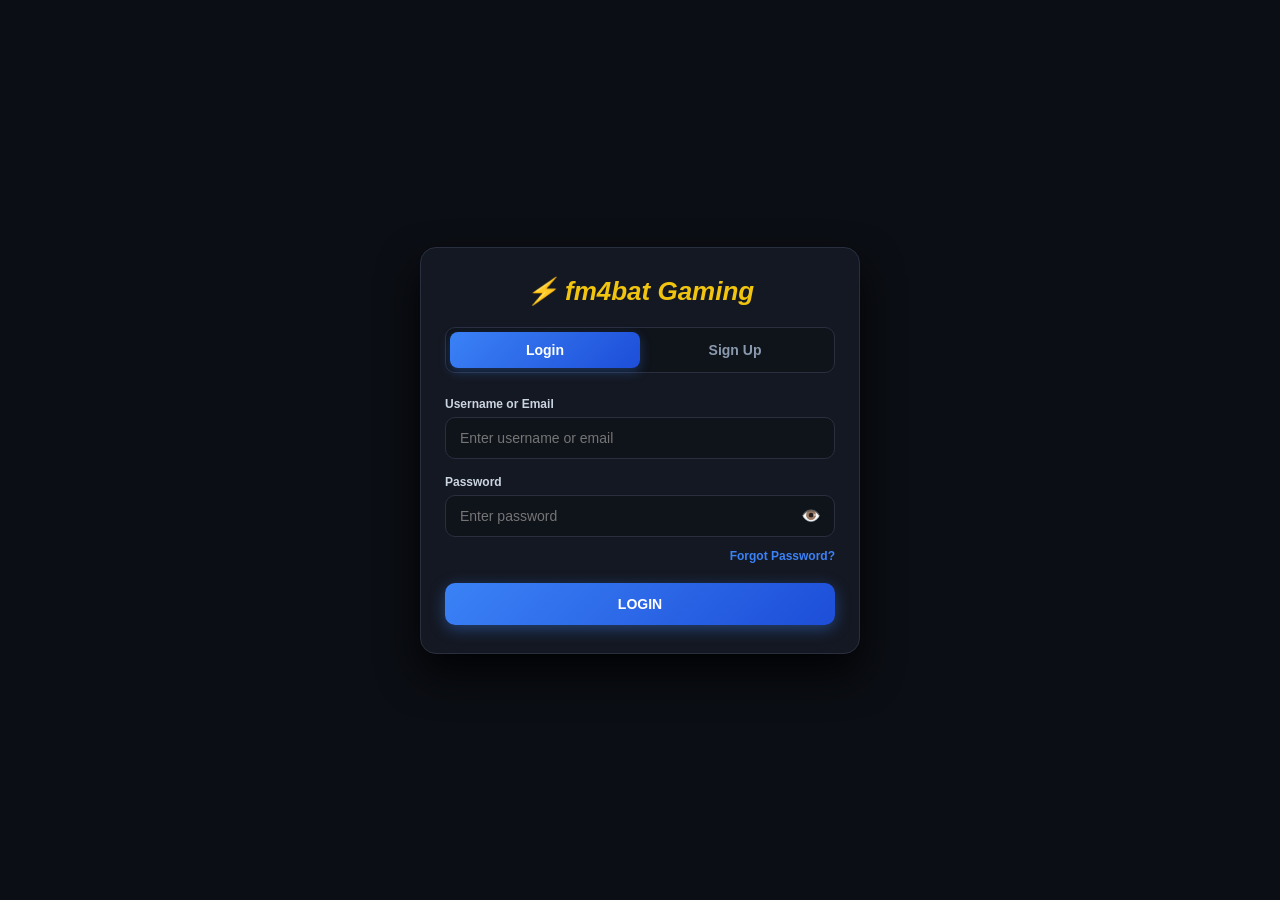
<file: templates/login.html>
<!DOCTYPE html>
<html lang="en">
<head>
    <meta charset="UTF-8">
    <meta name="viewport" content="width=device-width, initial-scale=1.0">
    <title>Login & Signup - fm4bat</title>
    <style>
        * { box-sizing: border-box; margin: 0; padding: 0; font-family: 'Segoe UI', Tahoma, Geneva, Verdana, sans-serif; }
        body {
            background-color: #0b0e14; color: #fff;
            display: flex; flex-direction: column; align-items: center; justify-content: center;
            min-height: 100vh; padding: 20px;
        }
        .auth-card {
            width: 100%; max-width: 440px; background: #141822;
            border: 1px solid #2a2f40; border-radius: 16px; padding: 28px 24px;
            box-shadow: 0 20px 40px rgba(0,0,0,0.8);
        }
        .brand-title { font-size: 26px; font-weight: 900; color: #f1c40f; text-align: center; margin-bottom: 20px; font-style: italic; }
        
        .tab-buttons { display: flex; margin-bottom: 24px; background: #0f131a; border-radius: 10px; padding: 4px; border: 1px solid #2a2f40; }
        .tab-btn { flex: 1; background: none; border: none; color: #8a99ad; padding: 10px; font-weight: bold; font-size: 14px; cursor: pointer; border-radius: 8px; transition: 0.3s; }
        .tab-btn.active { background: linear-gradient(135deg, #3b82f6 0%, #1d4ed8 100%); color: #fff; box-shadow: 0 4px 12px rgba(59,130,246,0.3); }

        .form-box { display: none; }
        .form-box.active { display: block; }

        .form-group { margin-bottom: 16px; display: flex; flex-direction: column; gap: 6px; position: relative; }
        .form-group label { font-size: 12px; color: #cbd5e1; font-weight: bold; }
        
        .input-wrapper { position: relative; display: flex; align-items: center; }
        .form-group input {
            width: 100%;
            background: #0f131a; border: 1.5px solid #2a2f40; border-radius: 10px;
            padding: 12px 42px 12px 14px; color: #fff; font-size: 14px; outline: none;
            transition: border-color 0.3s;
        }
        .form-group input:focus { border-color: #3b82f6; }

        .toggle-password {
            position: absolute; right: 14px; background: none; border: none;
            color: #94a3b8; cursor: pointer; font-size: 16px;
        }

        .forgot-link {
            text-align: right; font-size: 12px; color: #3b82f6; text-decoration: none; margin-top: -4px; margin-bottom: 14px; display: block; cursor: pointer; font-weight: bold;
        }
        .forgot-link:hover { text-decoration: underline; }
        
        .submit-btn {
            width: 100%; background: linear-gradient(135deg, #3b82f6 0%, #1d4ed8 100%);
            color: #fff; border: none; padding: 13px; border-radius: 10px;
            font-weight: 900; font-size: 14px; cursor: pointer; margin-top: 6px;
            text-transform: uppercase; box-shadow: 0 4px 15px rgba(59, 130, 246, 0.4);
            transition: transform 0.2s;
        }
        .submit-btn:hover { transform: scale(1.02); }

        /* Modal styling for Forgot Password */
        .modal {
            display: none; position: fixed; top: 0; left: 0; width: 100%; height: 100%;
            background: rgba(0,0,0,0.8); justify-content: center; align-items: center; z-index: 100; padding: 20px;
        }
        .modal-content {
            background: #141822; border: 1.5px solid #2a2f40; padding: 24px; border-radius: 16px;
            width: 100%; max-width: 400px; box-shadow: 0 20px 40px rgba(0,0,0,0.8);
        }
        .modal-title { font-size: 18px; font-weight: bold; color: #f1c40f; margin-bottom: 16px; }
        .close-modal { float: right; background: none; border: none; color: #94a3b8; font-size: 18px; cursor: pointer; }
        .close-modal:hover { color: #fff; }
    </style>
</head>
<body>

    <div class="auth-card">
        <div class="brand-title">⚡ fm4bat Gaming</div>
        
        <div class="tab-buttons">
            <button class="tab-btn active" id="login-tab" onclick="switchTab('login')">Login</button>
            <button class="tab-btn" id="signup-tab" onclick="switchTab('signup')">Sign Up</button>
        </div>

        <!-- Login Form -->
        <form id="login-form" class="form-box active" action="/login" method="POST">
            <div class="form-group">
                <label>Username or Email</label>
                <input type="text" name="identifier" required placeholder="Enter username or email">
            </div>
            <div class="form-group">
                <label>Password</label>
                <div class="input-wrapper">
                    <input type="password" name="password" id="login-pass" required placeholder="Enter password">
                    <button type="button" class="toggle-password" onclick="togglePassword('login-pass', this)">👁️</button>
                </div>
            </div>
            <a class="forgot-link" onclick="openForgotModal()">Forgot Password?</a>
            <button type="submit" class="submit-btn">Login</button>
        </form>

        <!-- Signup Form -->
        <form id="signup-form" class="form-box" action="/signup" method="POST">
            <div class="form-group">
                <label>Username</label>
                <input type="text" name="username" required placeholder="Choose a username">
            </div>
            <div class="form-group">
                <label>Email or Mobile</label>
                <input type="text" name="identifier" required placeholder="Enter email or mobile">
            </div>
            <div class="form-group">
                <label>Password</label>
                <div class="input-wrapper">
                    <input type="password" name="password" id="signup-pass" required placeholder="Create a password">
                    <button type="button" class="toggle-password" onclick="togglePassword('signup-pass', this)">👁️</button>
                </div>
            </div>
            <button type="submit" class="submit-btn">Register & Start</button>
        </form>
    </div>

    <!-- Forgot Password Modal -->
    <div id="forgot-modal" class="modal">
        <div class="modal-content">
            <button class="close-modal" onclick="closeForgotModal()">✕</button>
            <div class="modal-title">Reset Password</div>
            <form action="/forgot-password-request" method="POST">
                <div class="form-group">
                    <label>Username or Email</label>
                    <input type="text" name="identifier" required placeholder="Enter registered username/email">
                </div>
                <div class="form-group">
                    <label>New Password</label>
                    <div class="input-wrapper">
                        <input type="password" name="password" id="forgot-pass" required placeholder="Enter new password">
                        <button type="button" class="toggle-password" onclick="togglePassword('forgot-pass', this)">👁️</button>
                    </div>
                </div>
                <button type="submit" class="submit-btn">Update Password</button>
            </form>
        </div>
    </div>

    <script>
        function switchTab(tab) {
            document.getElementById('login-tab').classList.remove('active');
            document.getElementById('signup-tab').classList.remove('active');
            document.getElementById('login-form').classList.remove('active');
            document.getElementById('signup-form').classList.remove('active');

            if (tab === 'login') {
                document.getElementById('login-tab').classList.add('active');
                document.getElementById('login-form').classList.add('active');
            } else {
                document.getElementById('signup-tab').classList.add('active');
                document.getElementById('signup-form').classList.add('active');
            }
        }

        function togglePassword(fieldId, btn) {
            const field = document.getElementById(fieldId);
            if (field.type === "password") {
                field.type = "text";
                btn.innerText = "🙈";
            } else {
                field.type = "password";
                btn.innerText = "👁️";
            }
        }

        function openForgotModal() {
            document.getElementById('forgot-modal').style.display = 'flex';
        }
        function closeForgotModal() {
            document.getElementById('forgot-modal').style.display = 'none';
        }
    </script>

</body>
</html>
</file>
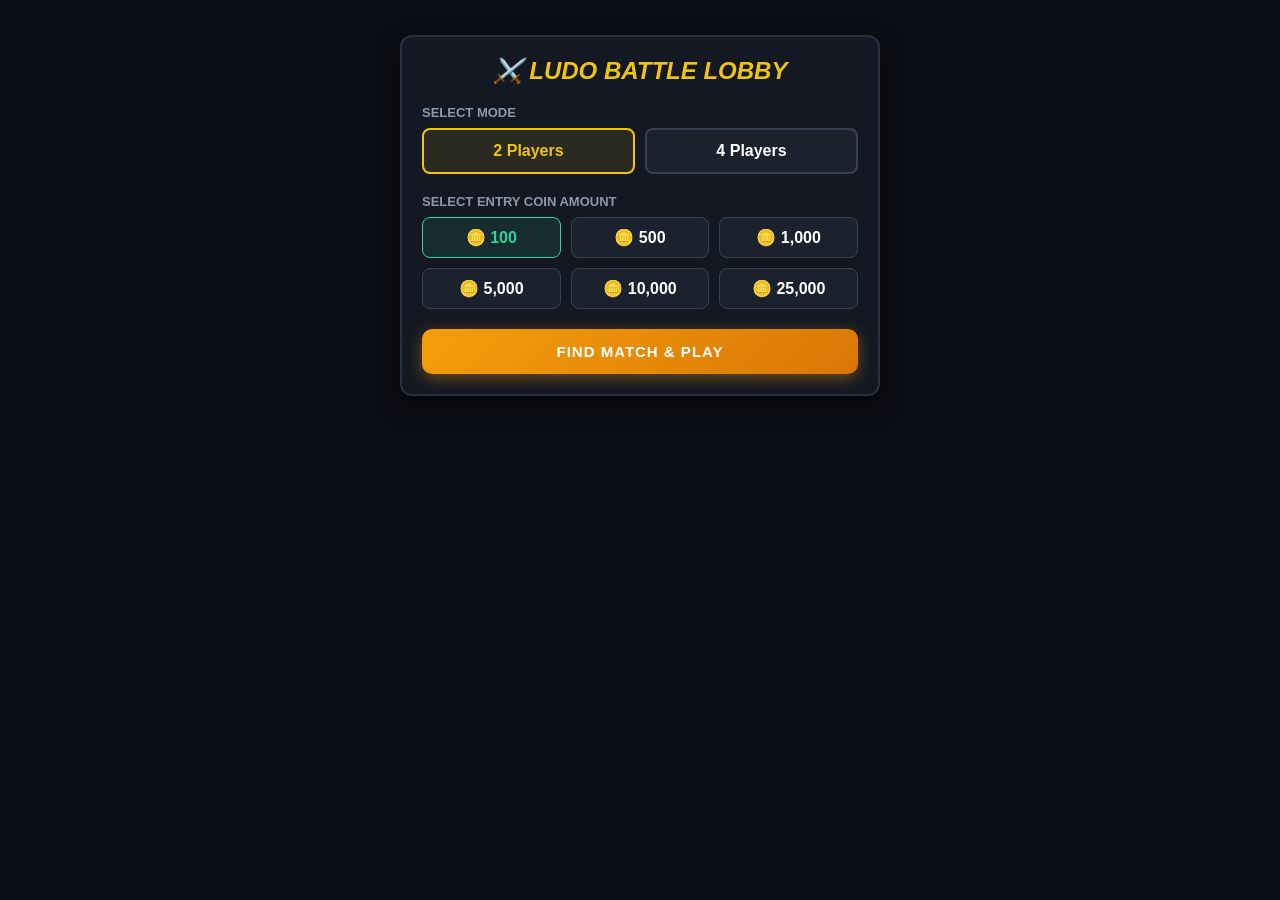
<file: templates/ludo_lobby.html>
<!DOCTYPE html>
<html lang="en">
<head>
    <meta charset="UTF-8">
    <meta name="viewport" content="width=device-width, initial-scale=1.0">
    <title>Ludo Battle - Lobby & Matchmaking</title>
    <style>
        * { box-sizing: border-box; margin: 0; padding: 0; font-family: 'Segoe UI', Tahoma, Geneva, Verdana, sans-serif; }
        body {
            background-color: #0b0e14; color: #fff;
            display: flex; flex-direction: column; align-items: center;
            min-height: 100vh; padding: 15px;
        }
        .container {
            width: 100%; max-width: 480px; background: #141822;
            border: 2px solid #2a2f40; border-radius: 12px; padding: 20px;
            box-shadow: 0 10px 25px rgba(0,0,0,0.6); margin-top: 20px;
        }
        h2 { color: #f1c40f; text-align: center; margin-bottom: 20px; font-style: italic; }
        
        .section-title { font-size: 13px; color: #8a99ad; margin-bottom: 8px; font-weight: bold; text-transform: uppercase; }
        
        .mode-selector { display: flex; gap: 10px; margin-bottom: 20px; }
        .mode-btn {
            flex: 1; background: #1c212e; border: 2px solid #374151; color: #fff;
            padding: 12px; border-radius: 8px; font-weight: bold; cursor: pointer; text-align: center;
            transition: all 0.2s;
        }
        .mode-btn.active { border-color: #f1c40f; background: rgba(241, 196, 15, 0.1); color: #f1c40f; }

        .amount-grid { display: grid; grid-template-columns: repeat(3, 1fr); gap: 10px; margin-bottom: 20px; }
        .amount-btn {
            background: #1c212e; border: 1px solid #374151; color: #fff;
            padding: 10px; border-radius: 8px; font-weight: bold; cursor: pointer; text-align: center;
        }
        .amount-btn.active { border-color: #34d399; background: rgba(52, 211, 153, 0.1); color: #34d399; }

        .start-btn {
            width: 100%; background: linear-gradient(135deg, #f59e0b 0%, #d97706 100%);
            color: white; border: none; padding: 14px; border-radius: 10px; font-weight: bold;
            font-size: 15px; cursor: pointer; text-transform: uppercase; letter-spacing: 1px;
            box-shadow: 0 4px 15px rgba(245, 158, 11, 0.4);
        }
        .start-btn:active { transform: scale(0.98); }

        #matchmaking-screen {
            display: none; position: fixed; top: 0; left: 0; width: 100%; height: 100%;
            background: rgba(11, 14, 20, 0.95); z-index: 100;
            flex-direction: column; justify-content: center; align-items: center; padding: 20px;
        }
        .spinner {
            width: 60px; height: 60px; border: 6px solid #2a2f40; border-top: 6px solid #f1c40f;
            border-radius: 50%; animation: spin 1s linear infinite; margin-bottom: 20px;
        }
        @keyframes spin { 0% { transform: rotate(0deg); } 100% { transform: rotate(360deg); } }
        
        .players-found { display: flex; gap: 15px; margin-top: 25px; }
        .found-card {
            background: #1c212e; border: 1px solid #374151; border-radius: 10px;
            padding: 10px; text-align: center; width: 90px;
        }
        .found-avatar { width: 50px; height: 50px; border-radius: 50%; object-fit: cover; border: 2px solid #34d399; margin-bottom: 6px; }
        .found-name { font-size: 11px; font-weight: bold; white-space: nowrap; overflow: hidden; text-overflow: ellipsis; }
    </style>
</head>
<body>

    <div class="container">
        <h2>⚔️ LUDO BATTLE LOBBY</h2>

        <div class="section-title">Select Mode</div>
        <div class="mode-selector">
            <div class="mode-btn active" onclick="setMode(2)" id="mode-2">2 Players</div>
            <div class="mode-btn" onclick="setMode(4)" id="mode-4">4 Players</div>
        </div>

        <div class="section-title">Select Entry Coin Amount</div>
        <div class="amount-grid">
            <div class="amount-btn active" onclick="setAmount(100, this)">🪙 100</div>
            <div class="amount-btn" onclick="setAmount(500, this)">🪙 500</div>
            <div class="amount-btn" onclick="setAmount(1000, this)">🪙 1,000</div>
            <div class="amount-btn" onclick="setAmount(5000, this)">🪙 5,000</div>
            <div class="amount-btn" onclick="setAmount(10000, this)">🪙 10,000</div>
            <div class="amount-btn" onclick="setAmount(25000, this)">🪙 25,000</div>
        </div>

        <button class="start-btn" onclick="startMatchmaking()">Find Match & Play</button>
    </div>

    <div id="matchmaking-screen">
        <div class="spinner"></div>
        <h3 id="match-status" style="color: #f1c40f; margin-bottom: 5px;">Finding Online Opponents...</h3>
        <p style="font-size: 12px; color: #8a99ad;">Matching with players of similar skill level</p>
        
        <div class="players-found" id="players-list"></div>
    </div>

    <script>
        let selectedMode = 2;
        let selectedAmount = 100;

        function setMode(mode) {
            selectedMode = mode;
            document.getElementById('mode-2').classList.toggle('active', mode === 2);
            document.getElementById('mode-4').classList.toggle('active', mode === 4);
        }

        function setAmount(amount, el) {
            selectedAmount = amount;
            document.querySelectorAll('.amount-btn').forEach(b => b.classList.remove('active'));
            el.classList.add('active');
        }

        const botProfiles = [
            { name: "Rahul_99", avatar: "https://images.unsplash.com/photo-1535713875002-d1d0cf377fde?w=100" },
            { name: "Priya_King", avatar: "https://images.unsplash.com/photo-1494790108377-be9c29b29330?w=100" },
            { name: "Aman_Pro", avatar: "https://images.unsplash.com/photo-1507003211169-0a1dd7228f2d?w=100" },
            { name: "Simran_x", avatar: "https://images.unsplash.com/photo-1534528741775-53994a69daeb?w=100" }
        ];

        function startMatchmaking() {
            const screen = document.getElementById('matchmaking-screen');
            const statusText = document.getElementById('match-status');
            const list = document.getElementById('players-list');
            
            screen.style.display = 'flex';
            list.innerHTML = `
                <div class="found-card">
                    <img src="https://images.unsplash.com/photo-1535713875002-d1d0cf377fde?w=100" class="found-avatar">
                    <div class="found-name">You (Host)</div>
                </div>
            `;

            setTimeout(() => {
                statusText.innerText = "Opponent Found! Connecting...";
                let bot1 = botProfiles[Math.floor(Math.random() * botProfiles.length)];
                list.innerHTML += `
                    <div class="found-card">
                        <img src="${bot1.avatar}" class="found-avatar">
                        <div class="found-name">${bot1.name}</div>
                    </div>
                `;
            }, 1500);

            if (selectedMode === 4) {
                setTimeout(() => {
                    let bot2 = botProfiles[Math.floor(Math.random() * botProfiles.length)];
                    let bot3 = botProfiles[Math.floor(Math.random() * botProfiles.length)];
                    list.innerHTML += `
                        <div class="found-card">
                            <img src="${bot2.avatar}" class="found-avatar">
                            <div class="found-name">${bot2.name}</div>
                        </div>
                        <div class="found-card">
                            <img src="${bot3.avatar}" class="found-avatar">
                            <div class="found-name">${bot3.name}</div>
                        </div>
                    `;
                }, 2800);
            }

            setTimeout(() => {
                statusText.innerText = "Starting Game...";
                setTimeout(() => {
                    window.location.href = `/games/ludo/play?mode=${selectedMode}&amount=${selectedAmount}`;
                }, 800);
            }, selectedMode === 4 ? 3800 : 2500);
        }
    </script>
</body>
</html>
</file>
